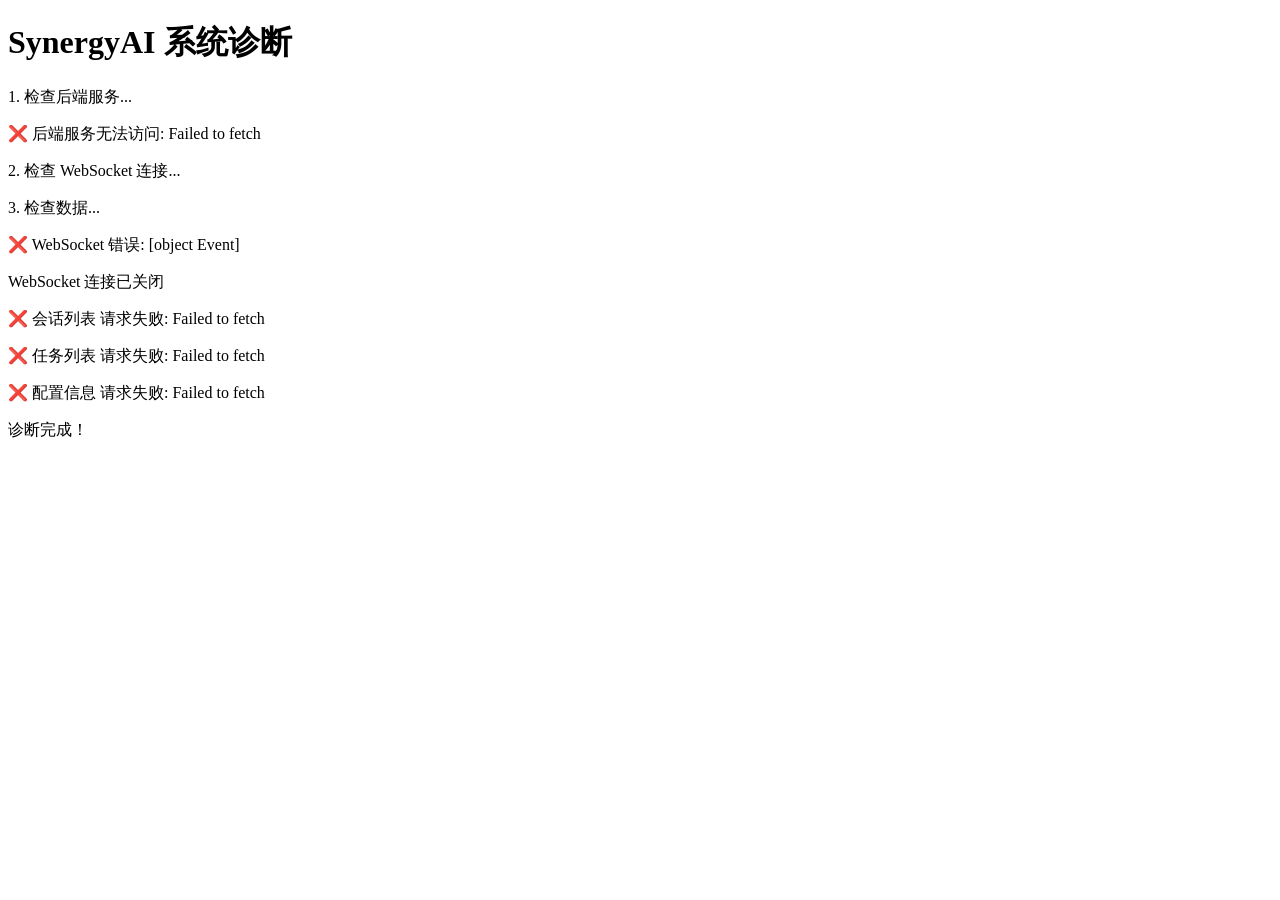
<file: templates/debug.html>
<!DOCTYPE html>
<html lang="zh-CN">
<head>
    <meta charset="UTF-8">
    <title>系统诊断工具</title>
</head>
<body>
    <h1>SynergyAI 系统诊断</h1>
    <div id="output"></div>

    <script>
        const output = document.getElementById('output');

        function log(message) {
            const p = document.createElement('p');
            p.textContent = message;
            output.appendChild(p);
            console.log(message);
        }

        async function checkBackend() {
            log('1. 检查后端服务...');
            try {
                const response = await fetch('http://localhost:8000/');
                log('   ✅ 后端服务正常运行');
            } catch (e) {
                log('   ❌ 后端服务无法访问: ' + e.message);
            }
        }

        async function checkWebSocket() {
            log('2. 检查 WebSocket 连接...');
            const protocol = window.location.protocol === 'https:' ? 'wss:' : 'ws:';
            const wsUrl = `${protocol}//${window.location.host}/ws/chat`;

            try {
                const ws = new WebSocket(wsUrl);

                ws.onopen = () => {
                    log('   ✅ WebSocket 连接成功');
                    log('   发送测试消息...');

                    // 测试创建会话
                    ws.send(JSON.stringify({ type: 'create_session' }));
                };

                ws.onmessage = (event) => {
                    const data = JSON.parse(event.data);
                    log('   ✅ 收到消息: ' + JSON.stringify(data));
                };

                ws.onerror = (error) => {
                    log('   ❌ WebSocket 错误: ' + error);
                };

                ws.onclose = () => {
                    log('   WebSocket 连接已关闭');
                };

                // 5秒后关闭
                setTimeout(() => ws.close(), 5000);
            } catch (e) {
                log('   ❌ WebSocket 连接失败: ' + e.message);
            }
        }

        async function checkAPI(endpoint, name) {
            try {
                const response = await fetch(`http://localhost:8000${endpoint}`);
                const data = await response.json();
                log(`   ✅ ${name}: ${JSON.stringify(data).substring(0, 100)}...`);
            } catch (e) {
                log(`   ❌ ${name} 请求失败: ${e.message}`);
            }
        }

        async function checkData() {
            log('3. 检查数据...');
            await checkAPI('/api/sessions', '会话列表');
            await checkAPI('/api/tasks', '任务列表');
            await checkAPI('/api/config', '配置信息');
        }

        // 运行所有检查
        (async () => {
            await checkBackend();
            await checkWebSocket();
            await checkData();
            log('诊断完成！');
        })();
    </script>
</body>
</html>
</file>
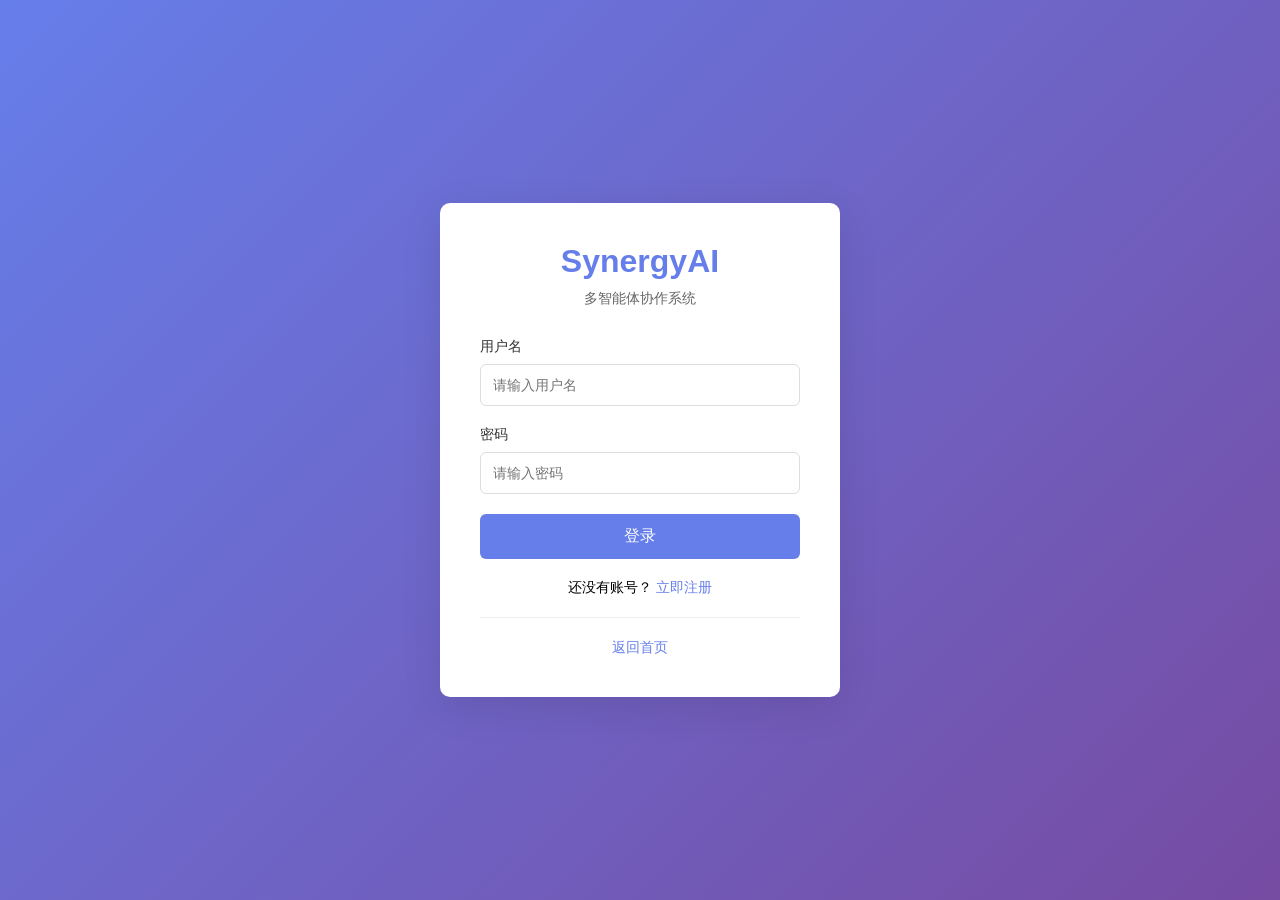
<file: templates/login.html>
<!DOCTYPE html>
<html lang="zh-CN">
<head>
    <meta charset="UTF-8">
    <meta name="viewport" content="width=device-width, initial-scale=1.0, maximum-scale=1.0, user-scalable=no, viewport-fit=cover">
    <meta name="mobile-web-app-capable" content="yes">
    <meta name="apple-mobile-web-app-capable" content="yes">
    <meta name="apple-mobile-web-app-status-bar-style" content="black-translucent">
    <meta name="theme-color" content="#667eea">
    <title>登录 - SynergyAI</title>
    <style>
        * {
            margin: 0;
            padding: 0;
            box-sizing: border-box;
        }

        body {
            font-family: -apple-system, BlinkMacSystemFont, 'Segoe UI', Roboto, 'Helvetica Neue', Arial, sans-serif;
            background: linear-gradient(135deg, #667eea 0%, #764ba2 100%);
            min-height: 100vh;
            display: flex;
            align-items: center;
            justify-content: center;
            padding: 20px;
        }

        .login-container {
            background: white;
            border-radius: 10px;
            box-shadow: 0 10px 40px rgba(0, 0, 0, 0.1);
            width: 100%;
            max-width: 400px;
            padding: 40px;
        }

        .logo {
            text-align: center;
            margin-bottom: 30px;
        }

        .logo h1 {
            color: #667eea;
            font-size: 32px;
            margin-bottom: 10px;
        }

        .logo p {
            color: #666;
            font-size: 14px;
        }

        .form-group {
            margin-bottom: 20px;
        }

        .form-group label {
            display: block;
            color: #333;
            font-weight: 500;
            margin-bottom: 8px;
            font-size: 14px;
        }

        .form-group input {
            width: 100%;
            padding: 12px;
            border: 1px solid #ddd;
            border-radius: 6px;
            font-size: 14px;
            transition: border-color 0.3s;
        }

        .form-group input:focus {
            outline: none;
            border-color: #667eea;
        }

        .btn {
            width: 100%;
            padding: 12px;
            background: #667eea;
            color: white;
            border: none;
            border-radius: 6px;
            font-size: 16px;
            font-weight: 500;
            cursor: pointer;
            transition: background-color 0.3s;
        }

        .btn:hover {
            background: #5568d3;
        }

        .btn:disabled {
            background: #ccc;
            cursor: not-allowed;
        }

        .error-message {
            background: #fee;
            color: #c33;
            padding: 10px;
            border-radius: 6px;
            margin-bottom: 20px;
            font-size: 14px;
            display: none;
        }

        .success-message {
            background: #efe;
            color: #3c3;
            padding: 10px;
            border-radius: 6px;
            margin-bottom: 20px;
            font-size: 14px;
            display: none;
        }

        .footer {
            text-align: center;
            margin-top: 20px;
            padding-top: 20px;
            border-top: 1px solid #eee;
        }

        .footer a {
            color: #667eea;
            text-decoration: none;
            font-size: 14px;
        }

        .footer a:hover {
            text-decoration: underline;
        }

        .toggle-form {
            text-align: center;
            margin-top: 20px;
            font-size: 14px;
        }

        .toggle-form a {
            color: #667eea;
            text-decoration: none;
            font-weight: 500;
        }

        .toggle-form a:hover {
            text-decoration: underline;
        }

        .loading {
            display: inline-block;
            width: 16px;
            height: 16px;
            border: 2px solid #fff;
            border-radius: 50%;
            border-top-color: transparent;
            animation: spin 1s linear infinite;
            margin-right: 8px;
        }

        @keyframes spin {
            to { transform: rotate(360deg); }
        }

        .hidden {
            display: none;
        }
    </style>
</head>
<body>
    <div class="login-container">
        <div class="logo">
            <h1>SynergyAI</h1>
            <p>多智能体协作系统</p>
        </div>

        <div id="errorMessage" class="error-message"></div>
        <div id="successMessage" class="success-message"></div>

        <!-- 登录表单 -->
        <form id="loginForm">
            <div class="form-group">
                <label for="username">用户名</label>
                <input
                    type="text"
                    id="username"
                    name="username"
                    placeholder="请输入用户名"
                    required
                    autocomplete="username"
                >
            </div>

            <div class="form-group">
                <label for="password">密码</label>
                <input
                    type="password"
                    id="password"
                    name="password"
                    placeholder="请输入密码"
                    required
                    autocomplete="current-password"
                >
            </div>

            <button type="submit" class="btn" id="loginBtn">
                <span id="loginBtnText">登录</span>
            </button>
        </form>

        <!-- 注册表单 -->
        <form id="registerForm" class="hidden">
            <div class="form-group">
                <label for="reg_username">用户名</label>
                <input
                    type="text"
                    id="reg_username"
                    name="username"
                    placeholder="3-50个字符"
                    required
                    autocomplete="username"
                >
            </div>

            <div class="form-group">
                <label for="reg_email">邮箱</label>
                <input
                    type="email"
                    id="reg_email"
                    name="email"
                    placeholder="请输入邮箱"
                    required
                    autocomplete="email"
                >
            </div>

            <div class="form-group">
                <label for="reg_password">密码</label>
                <input
                    type="password"
                    id="reg_password"
                    name="password"
                    placeholder="至少6个字符"
                    required
                    autocomplete="new-password"
                >
            </div>

            <div class="form-group">
                <label for="reg_password_confirm">确认密码</label>
                <input
                    type="password"
                    id="reg_password_confirm"
                    name="password_confirm"
                    placeholder="再次输入密码"
                    required
                    autocomplete="new-password"
                >
            </div>

            <button type="submit" class="btn" id="registerBtn">
                <span id="registerBtnText">注册</span>
            </button>
        </form>

        <div class="toggle-form">
            <span id="toggleText">还没有账号？</span>
            <a href="#" id="toggleForm">立即注册</a>
        </div>

        <div class="footer">
            <a href="/">返回首页</a>
        </div>
    </div>

    <script>
        const loginForm = document.getElementById('loginForm');
        const registerForm = document.getElementById('registerForm');
        const toggleForm = document.getElementById('toggleForm');
        const toggleText = document.getElementById('toggleText');
        const errorMessage = document.getElementById('errorMessage');
        const successMessage = document.getElementById('successMessage');

        let isLoginMode = true;

        // 切换登录/注册表单
        toggleForm.addEventListener('click', (e) => {
            e.preventDefault();
            isLoginMode = !isLoginMode;

            if (isLoginMode) {
                loginForm.classList.remove('hidden');
                registerForm.classList.add('hidden');
                toggleText.textContent = '还没有账号？';
                toggleForm.textContent = '立即注册';
            } else {
                loginForm.classList.add('hidden');
                registerForm.classList.remove('hidden');
                toggleText.textContent = '已有账号？';
                toggleForm.textContent = '立即登录';
            }

            hideMessages();
        });

        // 显示错误消息
        function showError(message) {
            errorMessage.textContent = message;
            errorMessage.style.display = 'block';
            successMessage.style.display = 'none';
        }

        // 显示成功消息
        function showSuccess(message) {
            successMessage.textContent = message;
            successMessage.style.display = 'block';
            errorMessage.style.display = 'none';
        }

        // 隐藏消息
        function hideMessages() {
            errorMessage.style.display = 'none';
            successMessage.style.display = 'none';
        }

        // 设置按钮加载状态
        function setButtonLoading(btnId, textId, loading) {
            const btn = document.getElementById(btnId);
            const text = document.getElementById(textId);

            if (loading) {
                btn.disabled = true;
                text.innerHTML = '<span class="loading"></span>处理中...';
            } else {
                btn.disabled = false;
                text.textContent = isLoginMode ? '登录' : '注册';
            }
        }

        // 登录
        loginForm.addEventListener('submit', async (e) => {
            e.preventDefault();
            hideMessages();

            const username = document.getElementById('username').value.trim();
            const password = document.getElementById('password').value;

            if (!username || !password) {
                showError('请填写所有字段');
                return;
            }

            setButtonLoading('loginBtn', 'loginBtnText', true);

            try {
                const response = await fetch('/api/auth/login', {
                    method: 'POST',
                    headers: {
                        'Content-Type': 'application/json'
                    },
                    body: JSON.stringify({ username, password })
                });

                const data = await response.json();

                if (response.ok) {
                    // 保存 token
                    localStorage.setItem('access_token', data.access_token);
                    localStorage.setItem('user', JSON.stringify(data.user));

                    showSuccess('登录成功！正在跳转...');

                    // 跳转到首页
                    setTimeout(() => {
                        window.location.href = '/';
                    }, 1000);
                } else {
                    showError(data.detail || '登录失败');
                }
            } catch (error) {
                showError('网络错误，请稍后重试');
                console.error('Login error:', error);
            } finally {
                setButtonLoading('loginBtn', 'loginBtnText', false);
            }
        });

        // 注册
        registerForm.addEventListener('submit', async (e) => {
            e.preventDefault();
            hideMessages();

            const username = document.getElementById('reg_username').value.trim();
            const email = document.getElementById('reg_email').value.trim();
            const password = document.getElementById('reg_password').value;
            const passwordConfirm = document.getElementById('reg_password_confirm').value;

            if (!username || !email || !password || !passwordConfirm) {
                showError('请填写所有字段');
                return;
            }

            if (password !== passwordConfirm) {
                showError('两次输入的密码不一致');
                return;
            }

            if (password.length < 6) {
                showError('密码长度至少为6个字符');
                return;
            }

            setButtonLoading('registerBtn', 'registerBtnText', true);

            try {
                const response = await fetch('/api/auth/register', {
                    method: 'POST',
                    headers: {
                        'Content-Type': 'application/json'
                    },
                    body: JSON.stringify({
                        username,
                        email,
                        password,
                        role: 'user'
                    })
                });

                const data = await response.json();

                if (response.ok) {
                    showSuccess('注册成功！请登录');

                    // 切换到登录表单
                    setTimeout(() => {
                        registerForm.reset();
                        toggleForm.click();
                    }, 1500);
                } else {
                    showError(data.detail || '注册失败');
                }
            } catch (error) {
                showError('网络错误，请稍后重试');
                console.error('Register error:', error);
            } finally {
                setButtonLoading('registerBtn', 'registerBtnText', false);
            }
        });

        // 检查是否已登录
        window.addEventListener('load', () => {
            const token = localStorage.getItem('access_token');
            if (token) {
                // 验证 token 是否有效
                fetch('/api/auth/me', {
                    headers: {
                        'Authorization': `Bearer ${token}`
                    }
                })
                .then(response => {
                    if (response.ok) {
                        // 已登录，跳转到首页
                        window.location.href = '/';
                    }
                })
                .catch(error => {
                    console.error('Token validation error:', error);
                });
            }
        });
    </script>
</body>
</html>
</file>
